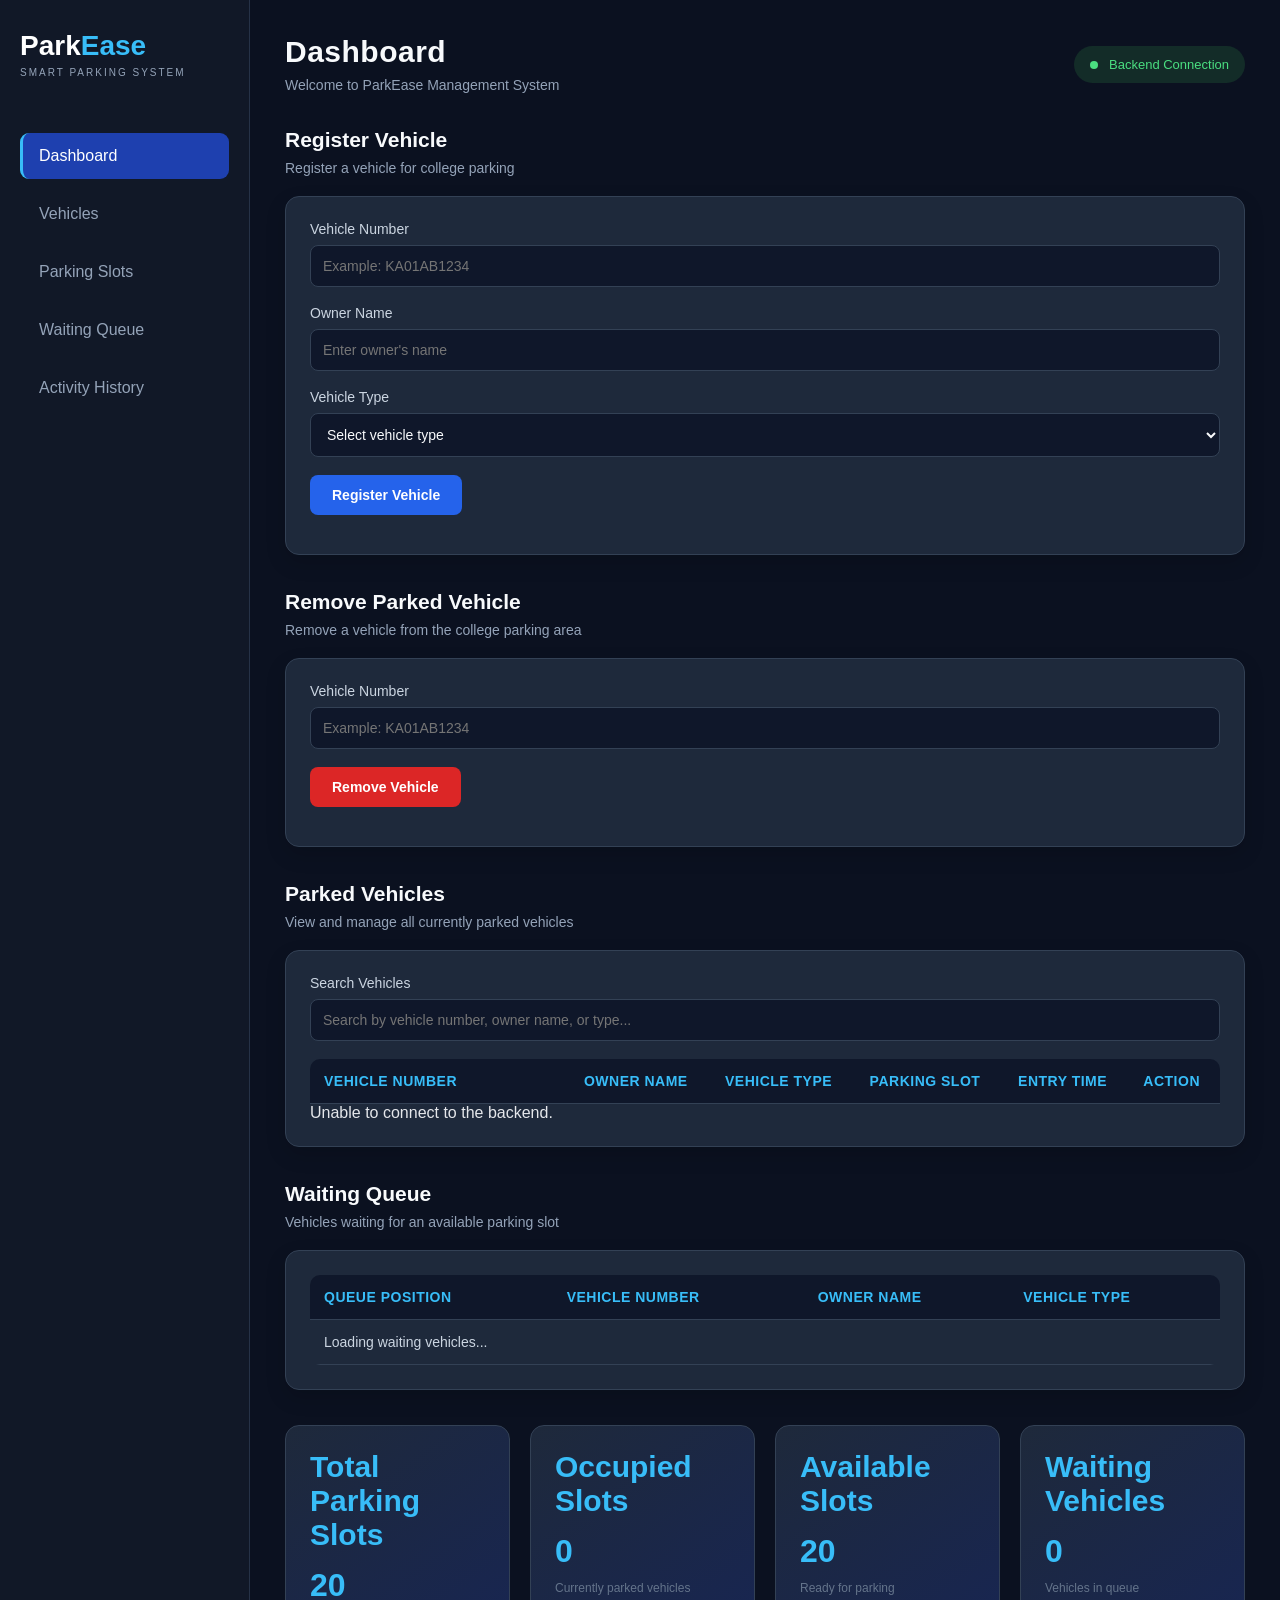
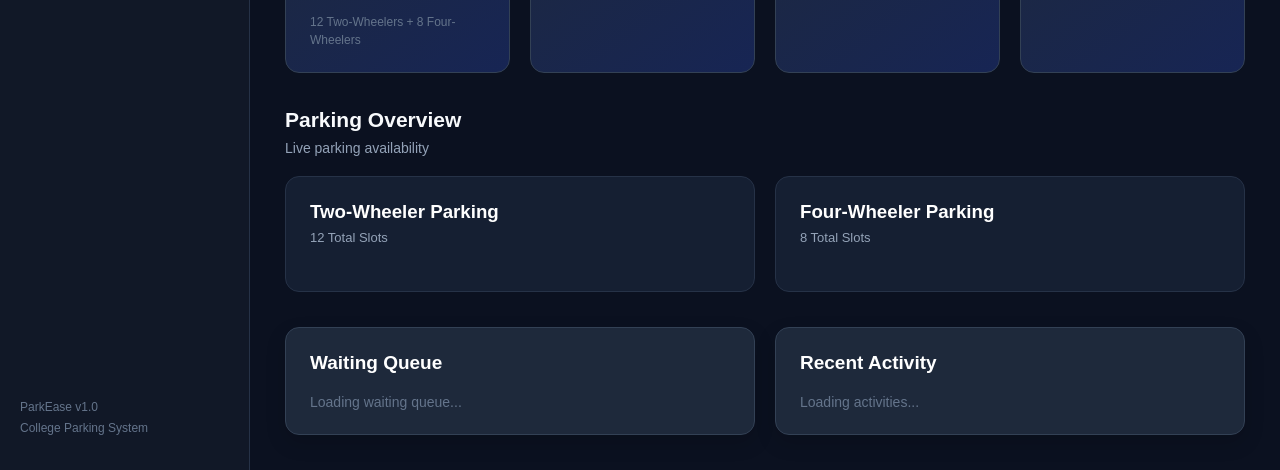
<file: frontend/index.html>
<!DOCTYPE html>
<html lang="en">
<head>
    <meta charset="UTF-8">
    <meta name="viewport" content="width=device-width, initial-scale=1.0">
    <title>ParkEase | Smart Parking Management</title>

    <link rel="stylesheet" href="css/style.css">
</head>

<body>

    <div class="app-container">

        <!-- Sidebar -->
        <aside class="sidebar">
            <div class="logo">
                <h2>Park<span>Ease</span></h2>
                <p>SMART PARKING SYSTEM</p>
            </div>

            <nav>
                <a href="#" class="active">Dashboard</a>
                <a href="vehicles.html">Vehicles</a>
                <a href="parking.html">Parking Slots</a>
                <a href="queue.html">Waiting Queue</a>
                <a href="activity.html">Activity History</a>
            </nav>

            <div class="sidebar-footer">
                <p>ParkEase v1.0</p>
                <p>College Parking System</p>
            </div>
        </aside>

        <!-- Main Content -->
        <main class="main-content">

            <header class="topbar">
                <div>
                    <h1>Dashboard</h1>
                    <p>Welcome to ParkEase Management System</p>
                </div>

                <div class="system-status">
                    <span class="status-dot"></span>
                    Backend Connection
                </div>
            
            </header>

            <!-- Vehicle Registration -->
            <section class="content-section">
                <div class="section-heading">
                    <h2>Register Vehicle</h2>
                    <p>Register a vehicle for college parking</p>
                </div>

                <div class="panel">
                    <form id="registrationForm">

                        <div class="form-group">
                            <label for="vehicleNumber">Vehicle Number</label>
                            <input
                                type="text"
                                id="vehicleNumber"
                                placeholder="Example: KA01AB1234"
                                required
                            >
                        </div>

                        <div class="form-group">
                            <label for="ownerName">Owner Name</label>
                            <input
                                type="text"
                                id="ownerName"
                                placeholder="Enter owner's name"
                                required
                            >
                        </div>

                        <div class="form-group">
                            <label for="vehicleType">Vehicle Type</label>
                            <select id="vehicleType" required>
                                <option value="">Select vehicle type</option>
                                <option value="1">Two-Wheeler</option>
                                <option value="2">Four-Wheeler</option>
                            </select>
                        </div>

                        <button type="submit">Register Vehicle</button>

                        <p id="registrationMessage"></p>

                    </form>
                </div>
            </section>

            <!-- Remove Parked Vehicle -->
<section class="content-section">

    <div class="section-heading">
        <h2>Remove Parked Vehicle</h2>
        <p>Remove a vehicle from the college parking area</p>
    </div>

    <div class="panel">

        <form id="removeVehicleForm">

            <div class="form-group">
                <label for="removeVehicleNumber">Vehicle Number</label>

                <input
                    type="text"
                    id="removeVehicleNumber"
                    placeholder="Example: KA01AB1234"
                    required
                >
            </div>

            <button type="submit">
                Remove Vehicle
            </button>

            <p id="removalMessage"></p>

        </form>

    </div>

</section>

<!-- Parked Vehicles Table -->
<section class="content-section">

    <div class="section-heading">
        <h2>Parked Vehicles</h2>
        <p>View and manage all currently parked vehicles</p>
    </div>

    <div class="panel">

        <div class="table-container">
            <!-- Vehicle Search -->
<div class="form-group">

    <label for="vehicleSearch">Search Vehicles</label>

    <input
        type="text"
        id="vehicleSearch"
        placeholder="Search by vehicle number, owner name, or type..."
    >

</div>

            <table id="vehiclesTable">

                <thead>
                    <tr>
                        <th>Vehicle Number</th>
                        <th>Owner Name</th>
                        <th>Vehicle Type</th>
                        <th>Parking Slot</th>
                        <th>Entry Time</th>
                        <th>Action</th>
                    </tr>
                </thead>

                <tbody id="parkedVehiclesTableBody">
                    <tr>
                        <td colspan="6">Loading vehicles...</td>
                    </tr>
                </tbody>

            </table>

        </div>

    </div>

</section>


<!-- Waiting Queue Table -->
<section class="content-section">

    <div class="section-heading">
        <h2>Waiting Queue</h2>
        <p>Vehicles waiting for an available parking slot</p>
    </div>

    <div class="panel">
        <div class="table-container">

            <table id="waitingQueueTable">

                <thead>
                    <tr>
                        <th>Queue Position</th>
                        <th>Vehicle Number</th>
                        <th>Owner Name</th>
                        <th>Vehicle Type</th>
                    </tr>
                </thead>

                <tbody id="waitingQueueTableBody">
                    <tr>
                        <td colspan="4">Loading waiting vehicles...</td>
                    </tr>
                </tbody>

            </table>

        </div>
    </div>

</section>

            <!-- Statistics -->
            <section class="stats-grid">


                <div class="stat-card">
                    <p>Total Parking Slots</p>
                    <h2 id="totalSlots">20</h2>
                    <span>12 Two-Wheelers + 8 Four-Wheelers</span>
                </div>

                <div class="stat-card">
                    <p>Occupied Slots</p>
                    <h2 id="occupiedSlots">0</h2>
                    <span>Currently parked vehicles</span>
                </div>

                <div class="stat-card">
                    <p>Available Slots</p>
                    <h2 id="availableSlots">20</h2>
                    <span>Ready for parking</span>
                </div>

                <div class="stat-card">
                    <p>Waiting Vehicles</p>
                    <h2 id="waitingVehicles">0</h2>
                    <span>Vehicles in queue</span>
                </div>

            </section>

            <!-- Parking Overview -->
            <section class="content-section">
                <div class="section-heading">
                    <h2>Parking Overview</h2>
                    <p>Live parking availability</p>
                </div>

                <div class="parking-grid">

                    <div class="parking-card">
                        <h3>Two-Wheeler Parking</h3>
                        <p>12 Total Slots</p>
                        <div id="twoWheelerSlots" class="slot-grid"></div>
                    </div>

                    <div class="parking-card">
                        <h3>Four-Wheeler Parking</h3>
                        <p>8 Total Slots</p>
                        <div id="fourWheelerSlots" class="slot-grid"></div>
                    </div>

                </div>
            </section>

            <!-- Bottom Sections -->
            <section class="bottom-grid">

                <div class="panel">
                    <h2>Waiting Queue</h2>
                    <div id="queueList">
                        <p class="empty-message">Loading waiting queue...</p>
                    </div>
                </div>

                <div class="panel">
                    <h2>Recent Activity</h2>
                    <div id="activityList">
                        <p class="empty-message">Loading activities...</p>
                    </div>
                </div>

            </section>

        </main>

    </div>

    <script src="js/dashboard.js"></script>

</body>
</html>
</file>
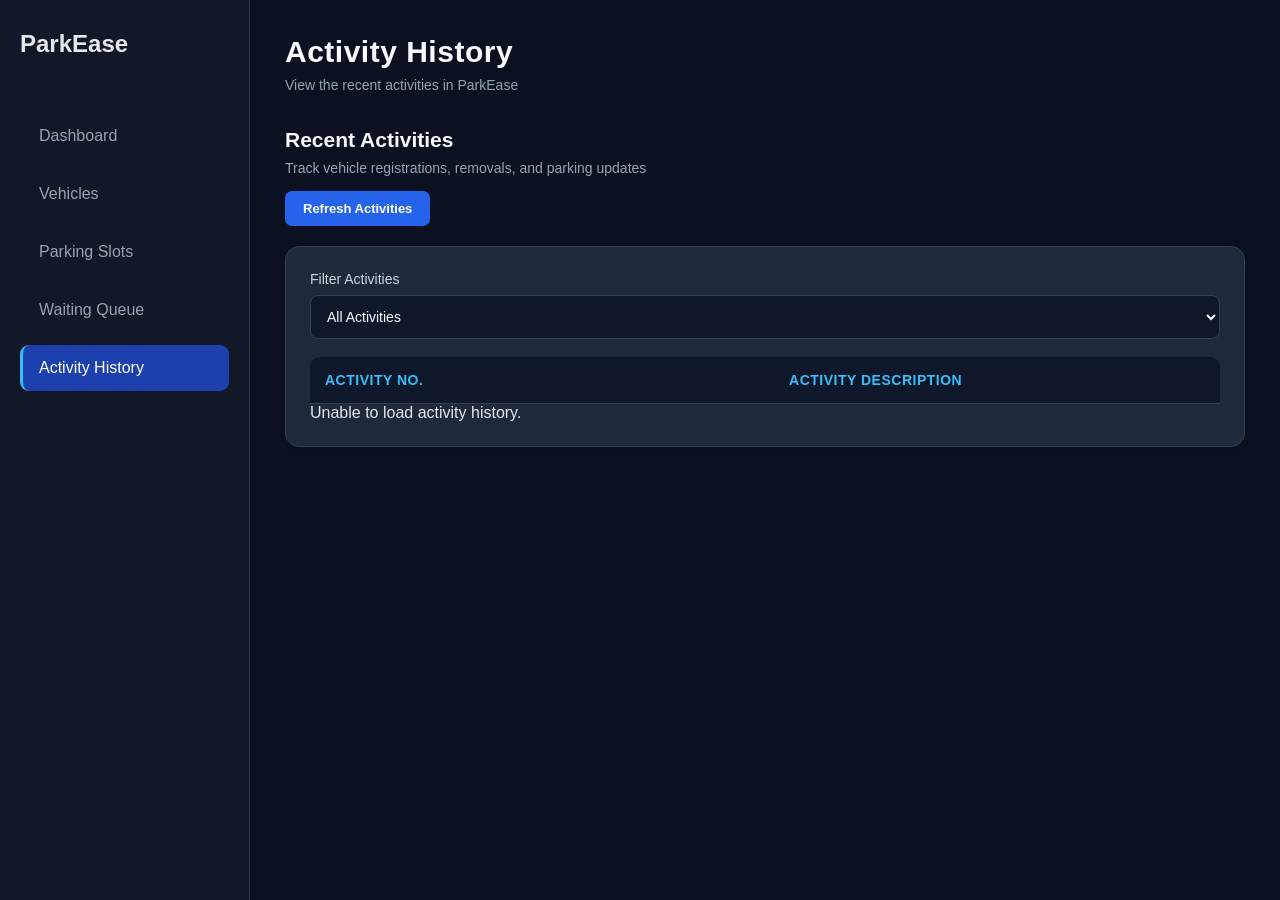
<file: frontend/activity.html>
<!DOCTYPE html>
<html lang="en">
<head>
    <meta charset="UTF-8">
    <meta name="viewport" content="width=device-width, initial-scale=1.0">
    <title>ParkEase - Activity History</title>
    <link rel="stylesheet" href="css/style.css">
</head>
<body>

    <div class="app-container">

        <aside class="sidebar">
            <h2>ParkEase</h2>

            <nav>
                <a href="index.html">Dashboard</a>
                <a href="vehicles.html">Vehicles</a>
                <a href="parking.html">Parking Slots</a>
                <a href="queue.html">Waiting Queue</a>
                <a href="activity.html" class="active">Activity History</a>
            </nav>
        </aside>

        <main class="main-content">

            <header class="topbar">
                <div>
                    <h1>Activity History</h1>
                    <p>View the recent activities in ParkEase</p>
                </div>
            </header>


<!-- Activity History Section -->
    <section class="content-section">

        
        <div class="section-heading">
            <h2>Recent Activities</h2>
            <p>Track vehicle registrations, removals, and parking updates</p>

            <button type="button" id="refreshActivities">
                Refresh Activities
            </button>
        </div>


        <div class="panel">

            <div class="form-group">
                <label for="activityFilter">Filter Activities</label>
                <select id="activityFilter">
                    <option value="all">All Activities</option>
                    <option value="registration">Vehicle Registration</option>
                    <option value="removal">Vehicle Removal</option>
                    <option value="promotion">Waiting Vehicle Promotion</option>
                </select>
            </div>

            <div class="table-container">
                <table id="activityTable">
                    <thead>
                        <tr>
                            <th>Activity No.</th>
                            <th>Activity Description</th>
                        </tr>
                    </thead>

                    <tbody id="activityTableBody">
                        <tr>
                            <td colspan="2">Loading activities...</td>
                        </tr>
                    </tbody>
                </table>
            </div>

        </div>

    </section>


        </main>

    </div>

    <script src="js/activity.js"></script>

</body>
</html>
</file>
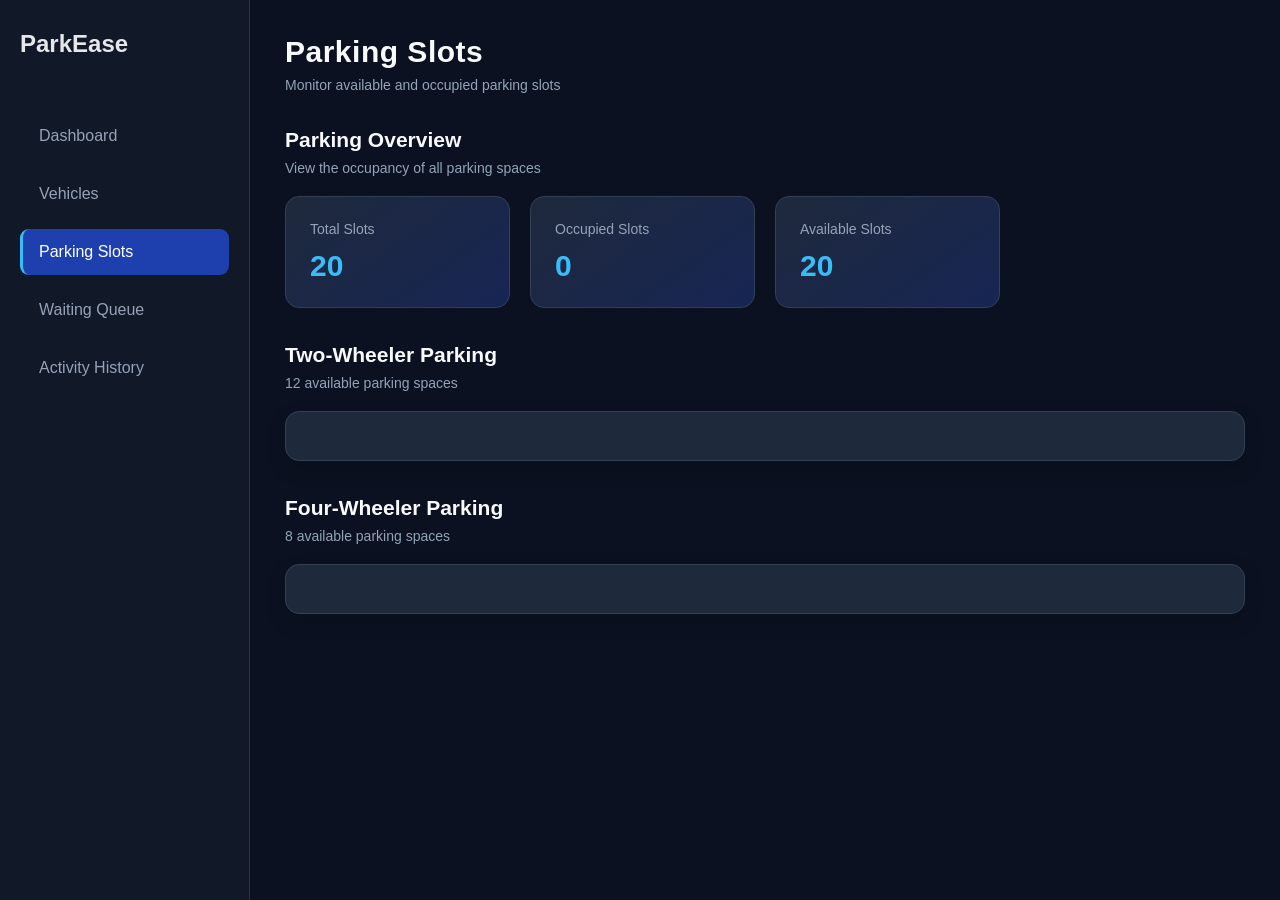
<file: frontend/parking.html>
<!DOCTYPE html>
<html lang="en">
<head>
    <meta charset="UTF-8">
    <meta name="viewport" content="width=device-width, initial-scale=1.0">
    <title>ParkEase - Parking Slots</title>
    <link rel="stylesheet" href="css/style.css">
</head>
<body>

    <div class="app-container">

        <aside class="sidebar">
            <h2>ParkEase</h2>

            <nav>
                <a href="index.html">Dashboard</a>
                <a href="vehicles.html">Vehicles</a>
                <a href="parking.html" class="active">Parking Slots</a>
                <a href="queue.html">Waiting Queue</a>
                <a href="activity.html">Activity History</a>
            </nav>
        </aside>

        <main class="main-content">

            <header class="topbar">
                <div>
                    <h1>Parking Slots</h1>
                    <p>Monitor available and occupied parking slots</p>
                </div>
            </header>


<!-- Parking Statistics -->
<section class="content-section">
    <div class="section-heading">
        <h2>Parking Overview</h2>
        <p>View the occupancy of all parking spaces</p>
    </div>

    <div class="stats-grid">
        <div class="stat-card">
            <h3>Total Slots</h3>
            <p id="totalSlots">20</p>
        </div>

        <div class="stat-card">
            <h3>Occupied Slots</h3>
            <p id="occupiedSlots">0</p>
        </div>

        <div class="stat-card">
            <h3>Available Slots</h3>
            <p id="availableSlots">20</p>
        </div>
    </div>
</section>

<!-- Two-Wheeler Parking -->
<section class="content-section">
    <div class="section-heading">
        <h2>Two-Wheeler Parking</h2>
        <p>12 available parking spaces</p>
    </div>

    <div class="panel">
        <div id="twoWheelerSlots" class="parking-grid"></div>
    </div>
</section>

<!-- Four-Wheeler Parking -->
<section class="content-section">
    <div class="section-heading">
        <h2>Four-Wheeler Parking</h2>
        <p>8 available parking spaces</p>
    </div>

    <div class="panel">
        <div id="fourWheelerSlots" class="parking-grid"></div>
    </div>
</section>


        </main>

    </div>

    <script src="js/parking.js"></script>

</body>
</html>
</file>
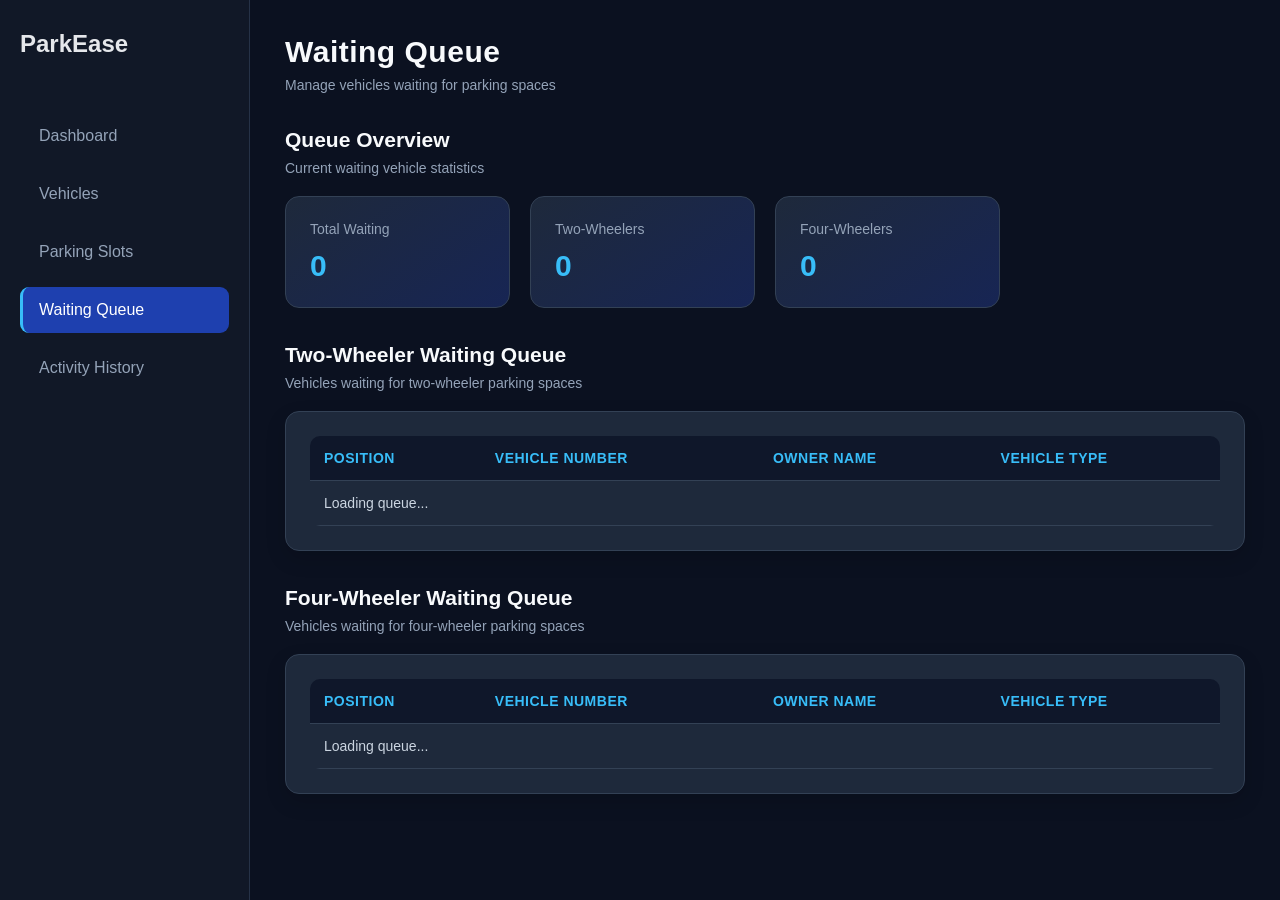
<file: frontend/queue.html>
<!DOCTYPE html>
<html lang="en">
<head>
    <meta charset="UTF-8">
    <meta name="viewport" content="width=device-width, initial-scale=1.0">
    <title>ParkEase - Waiting Queue</title>
    <link rel="stylesheet" href="css/style.css">
</head>
<body>

    <div class="app-container">

        <aside class="sidebar">
            <h2>ParkEase</h2>

            <nav>
                <a href="index.html">Dashboard</a>
                <a href="vehicles.html">Vehicles</a>
                <a href="parking.html">Parking Slots</a>
                <a href="queue.html" class="active">Waiting Queue</a>
                <a href="activity.html">Activity History</a>
            </nav>
        </aside>

        <main class="main-content">

            <header class="topbar">
                <div>
                    <h1>Waiting Queue</h1>
                    <p>Manage vehicles waiting for parking spaces</p>
                </div>
            </header>


<!-- Queue Statistics -->
<section class="content-section">
    <div class="section-heading">
        <h2>Queue Overview</h2>
        <p>Current waiting vehicle statistics</p>
    </div>

    <div class="stats-grid">
        <div class="stat-card">
            <h3>Total Waiting</h3>
            <p id="totalWaiting">0</p>
        </div>

        <div class="stat-card">
            <h3>Two-Wheelers</h3>
            <p id="twoWheelerWaiting">0</p>
        </div>

        <div class="stat-card">
            <h3>Four-Wheelers</h3>
            <p id="fourWheelerWaiting">0</p>
        </div>
    </div>
</section>

<!-- Two-Wheeler Queue -->
<section class="content-section">
    <div class="section-heading">
        <h2>Two-Wheeler Waiting Queue</h2>
        <p>Vehicles waiting for two-wheeler parking spaces</p>
    </div>

    <div class="panel">
        <div class="table-container">
            <table id="twoWheelerQueueTable">
                <thead>
                    <tr>
                        <th>Position</th>
                        <th>Vehicle Number</th>
                        <th>Owner Name</th>
                        <th>Vehicle Type</th>
                    </tr>
                </thead>
                <tbody id="twoWheelerQueueBody">
                    <tr>
                        <td colspan="4">Loading queue...</td>
                    </tr>
                </tbody>
            </table>
        </div>
    </div>
</section>

<!-- Four-Wheeler Queue -->
<section class="content-section">
    <div class="section-heading">
        <h2>Four-Wheeler Waiting Queue</h2>
        <p>Vehicles waiting for four-wheeler parking spaces</p>
    </div>

    <div class="panel">
        <div class="table-container">
            <table id="fourWheelerQueueTable">
                <thead>
                    <tr>
                        <th>Position</th>
                        <th>Vehicle Number</th>
                        <th>Owner Name</th>
                        <th>Vehicle Type</th>
                    </tr>
                </thead>
                <tbody id="fourWheelerQueueBody">
                    <tr>
                        <td colspan="4">Loading queue...</td>
                    </tr>
                </tbody>
            </table>
        </div>
    </div>
</section>


        </main>

    </div>
<script src="js/queue.js"></script>
</body>
</html>
</file>
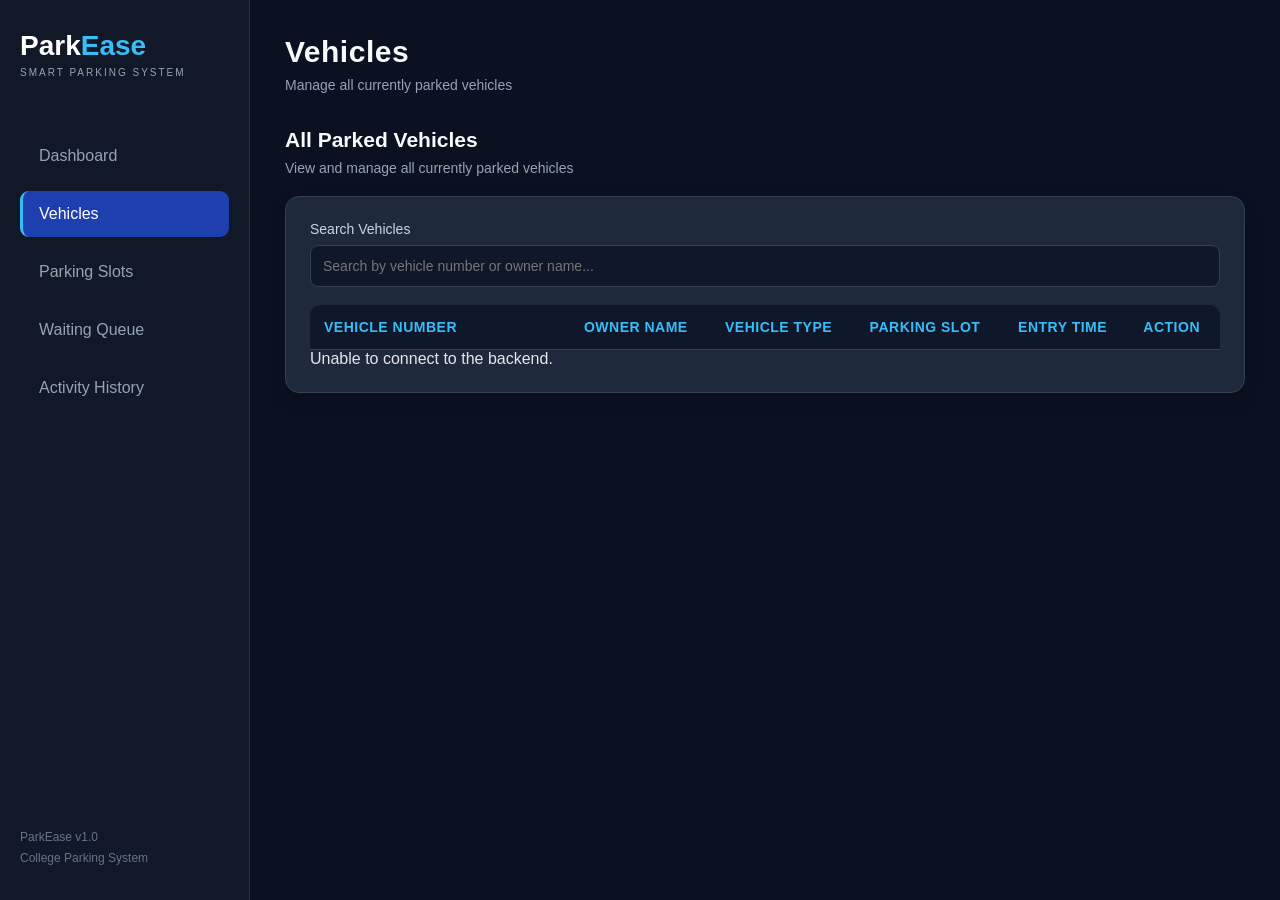
<file: frontend/vehicles.html>
<!DOCTYPE html>
<html lang="en">
<head>
    <meta charset="UTF-8">
    <meta name="viewport" content="width=device-width, initial-scale=1.0">
    <title>ParkEase | Vehicles</title>

    <link rel="stylesheet" href="css/style.css">
</head>

<body>

    <div class="app-container">

        <!-- Sidebar -->
        <aside class="sidebar">

            <div class="logo">
                <h2>Park<span>Ease</span></h2>
                <p>SMART PARKING SYSTEM</p>
            </div>

            <nav>
                <a href="index.html">Dashboard</a>
                <a href="vehicles.html" class="active">Vehicles</a>
                <a href="parking.html">Parking Slots</a>
                <a href="queue.html">Waiting Queue</a>
                <a href="activity.html">Activity History</a>
            </nav>

            <div class="sidebar-footer">
                <p>ParkEase v1.0</p>
                <p>College Parking System</p>
            </div>

        </aside>

        <!-- Main Content -->
        <main class="main-content">

            <header class="topbar">
    <div>
        <h1>Vehicles</h1>
        <p>Manage all currently parked vehicles</p>
    </div>
</header>

<!-- Parked Vehicles Section -->
<section class="content-section">

    <div class="section-heading">
        <h2>All Parked Vehicles</h2>
        <p>View and manage all currently parked vehicles</p>
    </div>

    <div class="panel">

        <div class="form-group">
            <label for="vehicleSearch">Search Vehicles</label>

            <input
                type="text"
                id="vehicleSearch"
                placeholder="Search by vehicle number or owner name..."
            >
        </div>

        <div class="table-container">

            <table id="vehiclesTable">
                <thead>
                    <tr>
                        <th>Vehicle Number</th>
                        <th>Owner Name</th>
                        <th>Vehicle Type</th>
                        <th>Parking Slot</th>
                        <th>Entry Time</th>
                        <th>Action</th>
                    </tr>
                </thead>

                <tbody id="parkedVehiclesTableBody">
                    <tr>
                        <td colspan="6">Loading vehicles...</td>
                    </tr>
                </tbody>
            </table>

        </div>
    </div>
</section>

        </main>

    </div>

</body>
<script src="js/vehicles.js"></script>
</html>
</file>
<file: frontend/css/style.css>
/* ==============================
   GLOBAL STYLES
============================== */

* {
    margin: 0;
    padding: 0;
    box-sizing: border-box;
}

body {
    font-family: "Segoe UI", Arial, sans-serif;
    background: #0b1120;
    color: #e5e7eb;
}

.app-container {
    display: flex;
    min-height: 100vh;
}

/* ==============================
   SIDEBAR
============================== */

.sidebar {
    width: 250px;
    background: #111827;
    padding: 30px 20px;
    display: flex;
    flex-direction: column;
    border-right: 1px solid #263247;
}

.logo h2 {
    font-size: 28px;
    color: #ffffff;
}

.logo h2 span {
    color: #38bdf8;
}

.logo p {
    font-size: 10px;
    color: #94a3b8;
    letter-spacing: 2px;
    margin-top: 5px;
}

.sidebar nav {
    margin-top: 55px;
    display: flex;
    flex-direction: column;
    gap: 12px;
}


.sidebar nav a {
    display: block;
    text-decoration: none;
    color: #94a3b8;
    padding: 14px 16px;
    border-radius: 9px;
    border-left: 3px solid transparent;
    transition: background 0.3s ease,
                color 0.3s ease,
                border-color 0.3s ease,
                transform 0.3s ease;
}

.sidebar nav a:hover {
    background: #1e293b;
    color: #ffffff;
    transform: translateX(4px);
}

.sidebar nav a.active {
    background: #1e40af;
    color: #ffffff;
    border-left-color: #38bdf8;
}


.sidebar-footer {
    margin-top: auto;
    color: #64748b;
    font-size: 12px;
    line-height: 1.8;
}

/* ==============================
   MAIN CONTENT
============================== */

.main-content {
    flex: 1;
    padding: 35px;
    overflow-x: hidden;
}

.topbar {
    display: flex;
    justify-content: space-between;
    align-items: center;
    margin-bottom: 35px;
}

.topbar h1 {
    font-size: 30px;
    color: #ffffff;
}

.topbar p {
    color: #94a3b8;
    margin-top: 7px;
}

.system-status {
    background: #132c28;
    color: #4ade80;
    padding: 11px 16px;
    border-radius: 30px;
    font-size: 13px;
}

.status-dot {
    display: inline-block;
    width: 8px;
    height: 8px;
    background: #4ade80;
    border-radius: 50%;
    margin-right: 7px;
}

/* ==============================
   STATISTICS CARDS
============================== */

.stats-grid {
    display: grid;
    grid-template-columns: repeat(4, 1fr);
    gap: 20px;
    margin-bottom: 35px;
}

.stat-card {
    background: #151f32;
    border: 1px solid #263247;
    padding: 24px;
    border-radius: 14px;
}

.stat-card p {
    color: #94a3b8;
    font-size: 14px;
}

.stat-card h2 {
    font-size: 32px;
    margin: 15px 0 8px;
    color: #38bdf8;
}

.stat-card span {
    font-size: 12px;
    color: #64748b;
}

/* ==============================
   PARKING OVERVIEW
============================== */

.content-section {
    margin-bottom: 35px;
}

.section-heading {
    margin-bottom: 20px;
}

.section-heading h2 {
    color: #ffffff;
    font-size: 21px;
}

.section-heading p {
    color: #94a3b8;
    font-size: 13px;
    margin-top: 6px;
}

.parking-grid {
    display: grid;
    grid-template-columns: repeat(2, 1fr);
    gap: 20px;
}

.parking-card,
.panel {
    background: #151f32;
    border: 1px solid #263247;
    padding: 24px;
    border-radius: 14px;
}

.parking-card h3 {
    color: #ffffff;
    margin-bottom: 7px;
}

.parking-card p {
    color: #94a3b8;
    font-size: 13px;
}

.slot-grid {
    display: grid;
    grid-template-columns: repeat(4, 1fr);
    gap: 12px;
    margin-top: 22px;
}


.parking-slot {
    padding: 15px 5px;
    text-align: center;
    border-radius: 8px;
    font-size: 13px;
    transition: 0.3s;
}

.parking-slot.available {
    background: #123c2d;
    color: #4ade80;
    border: 1px solid #166534;
}

.parking-slot.occupied {
    background: #451d2a;
    color: #fb7185;
    border: 1px solid #9f354b;
}


/* ==============================
   BOTTOM PANELS
============================== */

.bottom-grid {
    display: grid;
    grid-template-columns: repeat(2, 1fr);
    gap: 20px;
}

.panel h2 {
    font-size: 19px;
    margin-bottom: 20px;
    color: #ffffff;
}

.empty-message {
    color: #64748b;
    font-size: 14px;
}

/* ==============================
   RESPONSIVE DESIGN
============================== */

@media (max-width: 1100px) {
    .stats-grid {
        grid-template-columns: repeat(2, 1fr);
    }
}

@media (max-width: 750px) {
    .app-container {
        flex-direction: column;
    }

    .sidebar {
        width: 100%;
    }

    .sidebar nav {
        margin-top: 25px;
    }

    .main-content {
        padding: 20px;
    }

    .parking-grid,
    .bottom-grid {
        grid-template-columns: 1fr;
    }

    .topbar {
        align-items: flex-start;
        gap: 15px;
        flex-direction: column;
    }
}

@media (max-width: 450px) {
    .stats-grid {
        grid-template-columns: 1fr;
    }
}



/* ==================================
   VEHICLE REGISTRATION FORM
================================== */

.form-group {
    margin-bottom: 18px;
}

.form-group label {
    display: block;
    margin-bottom: 8px;
    color: #cbd5e1;
    font-size: 14px;
}

.form-group input,
.form-group select {
    width: 100%;
    padding: 12px;
    background: #0f172a;
    color: #f8fafc;
    border: 1px solid #334155;
    border-radius: 8px;
    font-size: 14px;
    outline: none;
}

.form-group input:focus,
.form-group select:focus {
    border-color: #38bdf8;
}

#registrationForm button {
    padding: 12px 22px;
    background: #2563eb;
    color: white;
    border: none;
    border-radius: 8px;
    cursor: pointer;
    font-size: 14px;
    font-weight: 600;
}

#registrationForm button:hover {
    background: #1d4ed8;
}

#registrationMessage {
    margin-top: 15px;
    font-size: 14px;
}


/* ==================================
   REMOVE VEHICLE FORM
================================== */

#removeVehicleForm button {
    padding: 12px 22px;
    background: #dc2626;
    color: white;
    border: none;
    border-radius: 8px;
    cursor: pointer;
    font-size: 14px;
    font-weight: 600;
}

#removeVehicleForm button:hover {
    background: #b91c1c;
}

#removalMessage {
    margin-top: 15px;
    font-size: 14px;
}


/* ==================================
   PARKED VEHICLES TABLE
================================== */

.table-container {
    width: 100%;
    overflow-x: auto;
}

#vehiclesTable {
    width: 100%;
    border-collapse: collapse;
    text-align: left;
}

#vehiclesTable th,
#vehiclesTable td {
    padding: 14px;
    border-bottom: 1px solid #334155;
    font-size: 14px;
    white-space: nowrap;
}

#vehiclesTable th {
    color: #38bdf8;
    font-weight: 600;
}

#vehiclesTable td {
    color: #cbd5e1;
}

#vehiclesTable tbody tr:hover {
    background: #1e293b;
}

/* Waiting Queue Table */

#waitingQueueTable {
    width: 100%;
    border-collapse: collapse;
    text-align: left;
}

#waitingQueueTable th,
#waitingQueueTable td {
    padding: 14px;
    border-bottom: 1px solid #334155;
    font-size: 14px;
    white-space: nowrap;
}

#waitingQueueTable th {
    color: #38bdf8;
    font-weight: 600;
}

#waitingQueueTable td {
    color: #cbd5e1;
}

#waitingQueueTable tbody tr:hover {
    background: #1e293b;
}

/* TABLE REMOVE BUTTON */

#vehiclesTable .remove-table-btn {
    padding: 7px 12px;
    background: #dc2626;
    color: white;
    border: none;
    border-radius: 6px;
    cursor: pointer;
    font-size: 12px;
    font-weight: 600;
}

#vehiclesTable .remove-table-btn:hover {
    background: #b91c1c;
}


/* Parking Slots Page */
.slot-card {
    padding: 20px 12px;
    border-radius: 10px;
    text-align: center;
    font-size: 13px;
    font-weight: 600;
    border: 1px solid transparent;
    word-break: break-word;
}

.slot-card.available {
    background: #14532d;
    color: #bbf7d0;
    border-color: #22c55e;
}

.slot-card.occupied {
    background: #7f1d1d;
    color: #fecaca;
    border-color: #ef4444;
}



/* Waiting Queue Page */
#twoWheelerQueueTable,
#fourWheelerQueueTable {
    width: 100%;
    border-collapse: collapse;
    text-align: left;
}

#twoWheelerQueueTable th,
#twoWheelerQueueTable td,
#fourWheelerQueueTable th,
#fourWheelerQueueTable td {
    padding: 14px;
    border-bottom: 1px solid #334155;
    font-size: 14px;
    white-space: nowrap;
}

#twoWheelerQueueTable th,
#fourWheelerQueueTable th {
    color: #38bdf8;
    font-weight: 600;
}

#twoWheelerQueueTable td,
#fourWheelerQueueTable td {
    color: #cbd5e1;
}

#twoWheelerQueueTable tbody tr:hover,
#fourWheelerQueueTable tbody tr:hover {
    background: #1e293b;
}



/* Activity History Page */
#activityTable {
    width: 100%;
    border-collapse: collapse;
    text-align: left;
}

#activityTable th,
#activityTable td {
    padding: 15px;
    border-bottom: 1px solid #334155;
    font-size: 14px;
}

#activityTable th {
    color: #38bdf8;
    font-weight: 600;
}

#activityTable td {
    color: #cbd5e1;
}

#activityTable tbody tr:hover {
    background: #1e293b;
}


/* Activity Refresh Button */
#refreshActivities {
    margin-top: 15px;
    padding: 10px 18px;
    background: #2563eb;
    color: white;
    border: none;
    border-radius: 7px;
    cursor: pointer;
    font-size: 13px;
    font-weight: 600;
}

#refreshActivities:hover {
    background: #1d4ed8;
}



/* Improved Page Headings */
.topbar h1 {
    font-size: 30px;
    font-weight: 700;
    color: #f8fafc;
    letter-spacing: 0.5px;
    margin-bottom: 8px;
}

.topbar p {
    color: #94a3b8;
    font-size: 14px;
}

.section-heading h2 {
    font-size: 21px;
    font-weight: 600;
    color: #f8fafc;
    margin-bottom: 8px;
}

.section-heading p {
    color: #94a3b8;
    font-size: 14px;
}


/* Improved Panel Design */
.panel {
    background: #1e293b;
    border: 1px solid #334155;
    border-radius: 14px;
    padding: 24px;
    box-shadow: 0 8px 20px rgba(0, 0, 0, 0.15);
    transition: border-color 0.3s ease,
                box-shadow 0.3s ease;
}

.panel:hover {
    border-color: #475569;
    box-shadow: 0 10px 25px rgba(0, 0, 0, 0.25);
}


/* Improved Statistics Cards */
.stat-card {
    background: linear-gradient(145deg, #1e293b, #172554);
    border: 1px solid #334155;
    border-radius: 14px;
    padding: 24px;
    transition: transform 0.3s ease,
                box-shadow 0.3s ease;
}

.stat-card:hover {
    transform: translateY(-5px);
    box-shadow: 0 10px 25px rgba(0, 0, 0, 0.25);
}

.stat-card h3 {
    color: #94a3b8;
    font-size: 14px;
    font-weight: 500;
    margin-bottom: 12px;
}

.stat-card p {
    color: #38bdf8;
    font-size: 30px;
    font-weight: 700;
}


/* Improved Table Design */
table {
    border-radius: 10px;
    overflow: hidden;
}

table thead {
    background: #0f172a;
}

table th {
    text-transform: uppercase;
    letter-spacing: 0.5px;
    font-size: 12px;
}

table tbody tr {
    transition: background 0.2s ease;
}

table tbody tr:nth-child(even) {
    background: rgba(30, 41, 59, 0.35);
}


/* Improved Button Interactions */
button {
    transition: background 0.3s ease,
                transform 0.2s ease,
                box-shadow 0.3s ease;
}

button:hover {
    transform: translateY(-2px);
}

button:active {
    transform: translateY(0);
}

button:focus-visible {
    outline: 2px solid #38bdf8;
    outline-offset: 3px;
}
</file>
